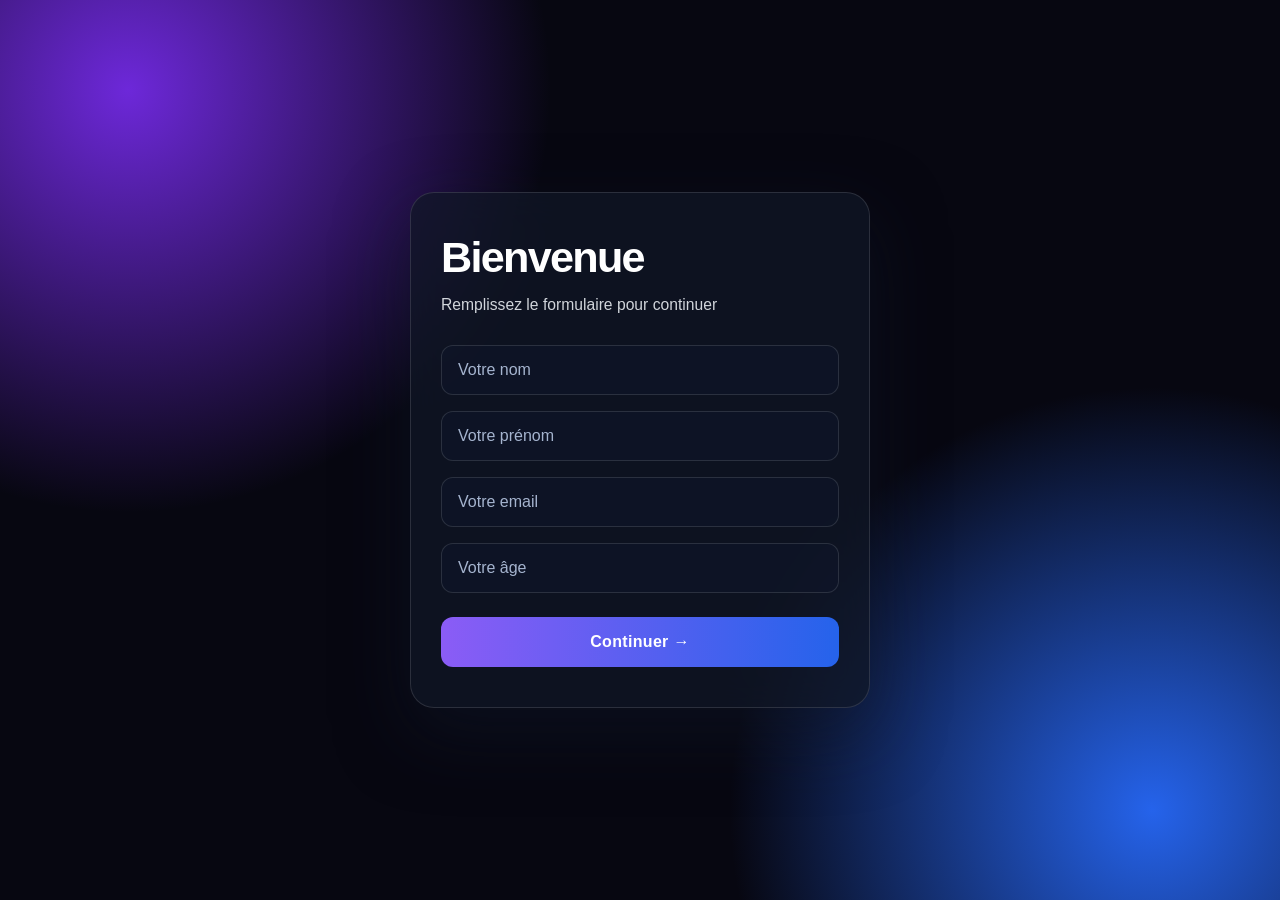
<file: index.html>
<!DOCTYPE html>
<html lang="fr">
<head>
    <meta charset="UTF-8">
    <meta name="viewport" content="width=device-width, initial-scale=1.0">
    <title>Inscription</title>
    <link rel="stylesheet" href="style.css">
</head>

<body>

    <div class="form-container">

        <h1>Bienvenue</h1>
        <p>Remplissez le formulaire pour continuer</p>

        <form id="formulaire">

            <input type="text" id="nom" placeholder="Votre nom" required>

            <input type="text" id="prenom" placeholder="Votre prénom" required>

            <input type="email" id="email" placeholder="Votre email" required>

            <input type="number" id="age" placeholder="Votre âge" required>

            <button type="submit">
                Continuer →
            </button>

        </form>

    </div>

    <script src="script.js"></script>

</body>
</html>
</file>
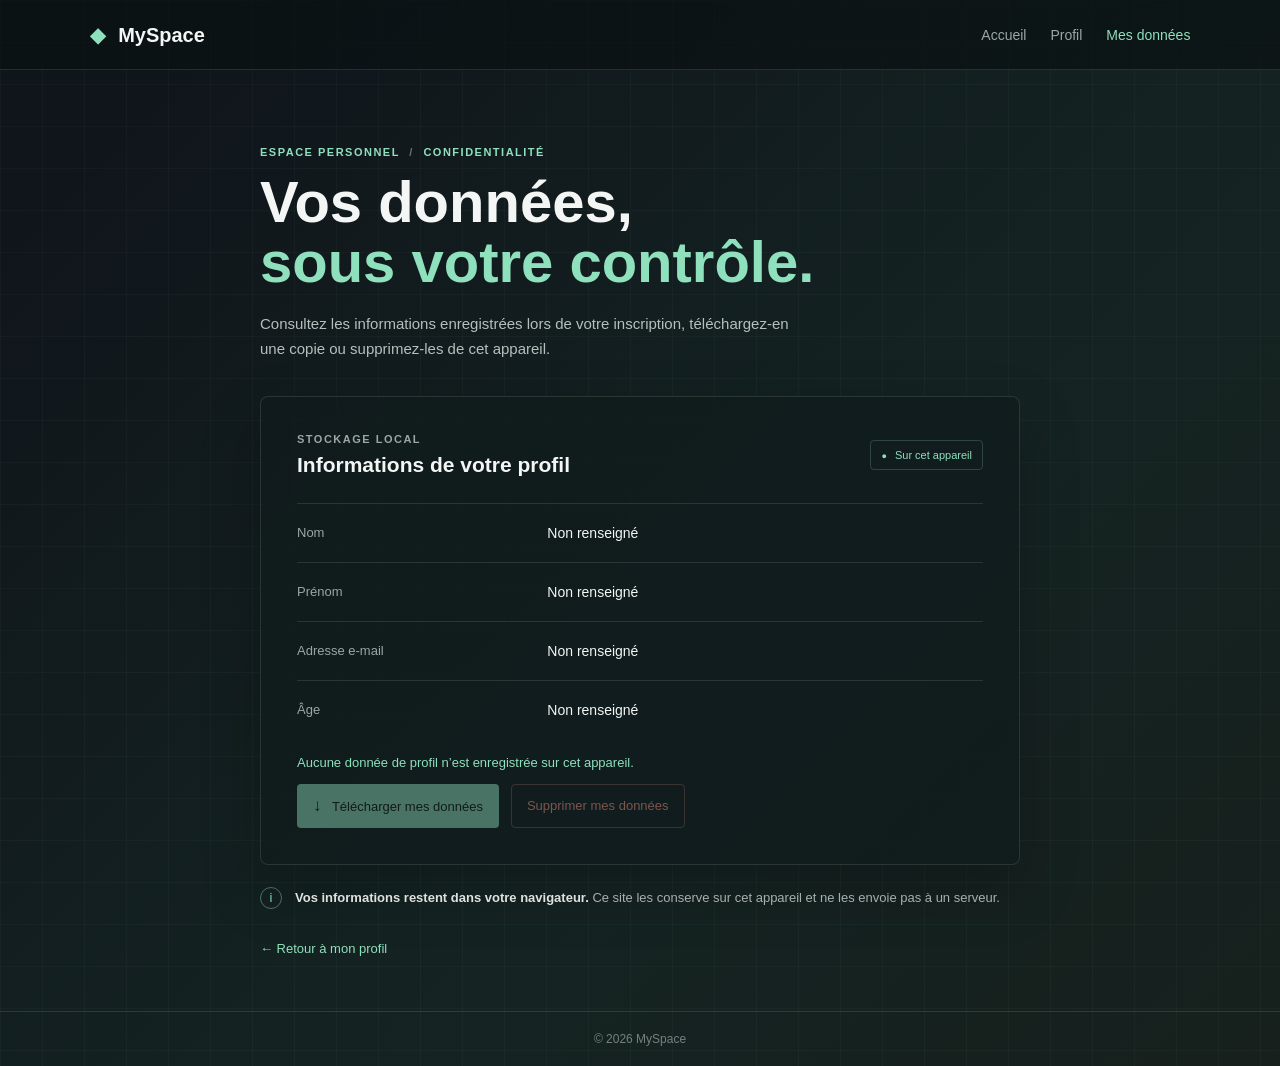
<file: confidentialite.html>
<!DOCTYPE html>
<html lang="fr">
<head>
    <meta charset="UTF-8">
    <meta name="viewport" content="width=device-width, initial-scale=1.0">
    <meta name="theme-color" content="#10151b">
    <title>Mes données | MySpace</title>
    <link rel="stylesheet" href="confidentialite.css">
</head>
<body>
    <header class="site-header">
        <a class="logo" href="index.html"><span aria-hidden="true">◆</span> MySpace</a>
        <nav aria-label="Navigation principale">
            <a href="index.html">Accueil</a>
            <a href="resultat.html">Profil</a>
            <a href="confidentialite.html" aria-current="page">Mes données</a>
        </nav>
    </header>

    <main class="privacy-main">
        <section class="page-intro">
            <p class="eyebrow">ESPACE PERSONNEL <span>/</span> CONFIDENTIALITÉ</p>
            <h1>Vos données,<br><span>sous votre contrôle.</span></h1>
            <p class="intro-copy">Consultez les informations enregistrées lors de votre inscription, téléchargez-en une copie ou supprimez-les de cet appareil.</p>
        </section>

        <section class="data-panel" aria-labelledby="data-title">
            <div class="panel-heading">
                <div>
                    <p class="eyebrow">STOCKAGE LOCAL</p>
                    <h2 id="data-title">Informations de votre profil</h2>
                </div>
                <span class="local-badge"><span aria-hidden="true">●</span> Sur cet appareil</span>
            </div>

            <dl class="data-list">
                <div class="data-row">
                    <dt>Nom</dt>
                    <dd id="data-nom">—</dd>
                </div>
                <div class="data-row">
                    <dt>Prénom</dt>
                    <dd id="data-prenom">—</dd>
                </div>
                <div class="data-row">
                    <dt>Adresse e-mail</dt>
                    <dd id="data-email">—</dd>
                </div>
                <div class="data-row">
                    <dt>Âge</dt>
                    <dd id="data-age">—</dd>
                </div>
            </dl>

            <p class="feedback" id="feedback" role="status" aria-live="polite"></p>

            <div class="actions">
                <button class="button button-export" id="export-button" type="button">
                    <span aria-hidden="true">↓</span> Télécharger mes données
                </button>
                <button class="button button-delete" id="delete-button" type="button">
                    Supprimer mes données
                </button>
            </div>
        </section>

        <aside class="privacy-note">
            <span class="note-mark" aria-hidden="true">i</span>
            <p><strong>Vos informations restent dans votre navigateur.</strong> Ce site les conserve sur cet appareil et ne les envoie pas à un serveur.</p>
        </aside>

        <a class="back-link" href="resultat.html">← Retour à mon profil</a>
    </main>

    <footer>© 2026 MySpace</footer>
    <script src="confidentialite.js"></script>
</body>
</html>
</file>
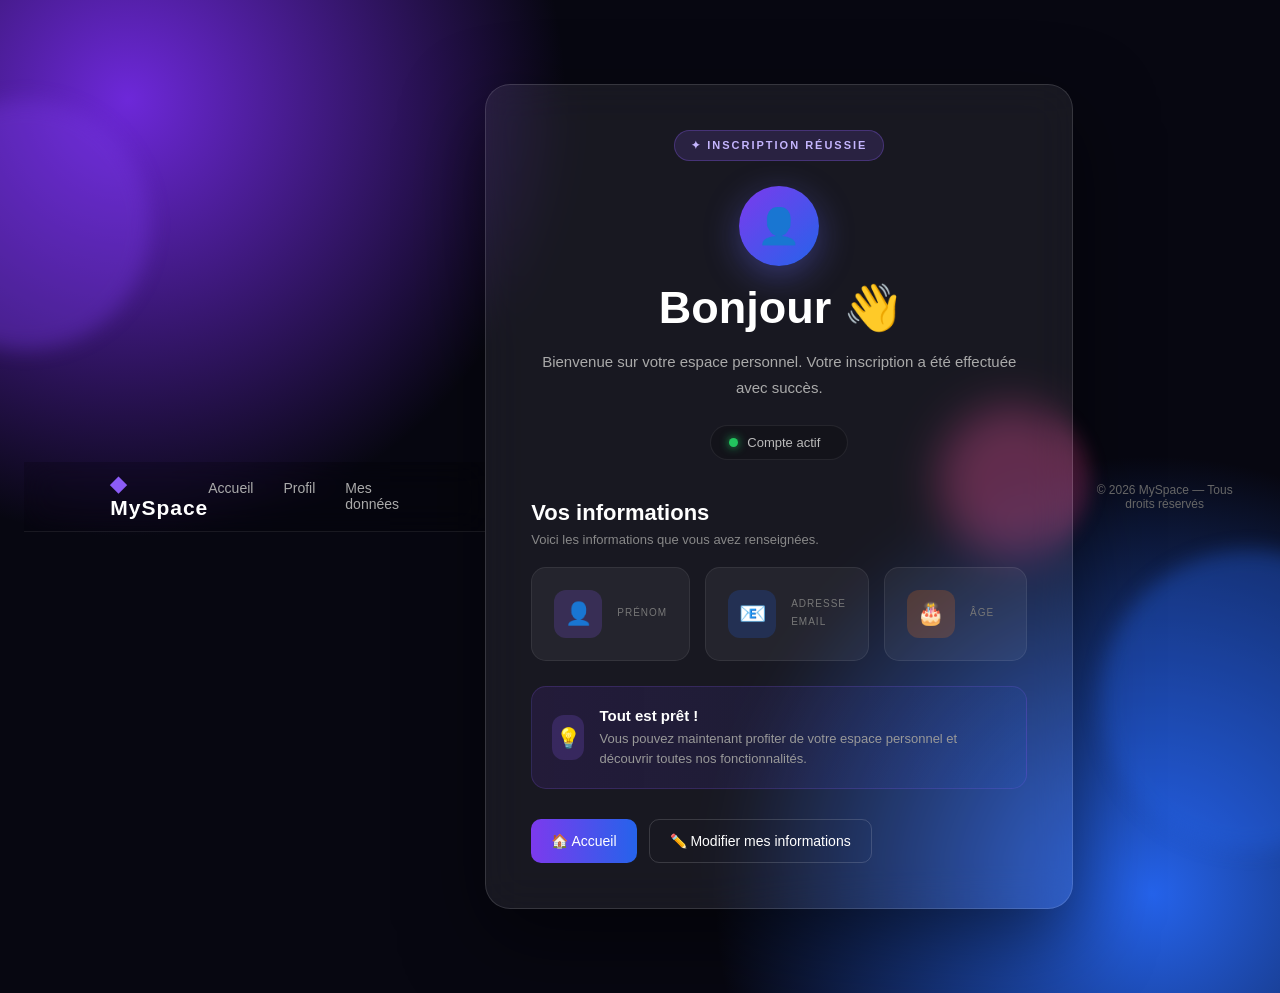
<file: resultat.html>
<!DOCTYPE html>
<html lang="fr">

<head>
    <meta charset="UTF-8">
    <meta name="viewport" content="width=device-width, initial-scale=1.0">

    <title>Mon Profil</title>

    <link rel="stylesheet" href="style.css">
</head>

<body class="result-page">

    <!-- Navbar -->
    <nav class="navbar">

        <div class="logo">
            <span>◆</span> MySpace
        </div>

        <div class="nav-links">
            <a href="index.html">Accueil</a>
            <a href="resultat.html">Profil</a>
            <a href="confidentialite.html">Mes données</a>
        </div>

    </nav>


    <!-- Background decorations -->
    <div class="circle circle1"></div>
    <div class="circle circle2"></div>
    <div class="circle circle3"></div>


    <!-- Main content -->
    <main class="result-container">

        <!-- Header -->
        <div class="welcome">

            <span class="badge">
                ✦ INSCRIPTION RÉUSSIE
            </span>

            <div class="profile-icon">
                👤
            </div>

            <h1>
                Bonjour <span id="nom"></span> 👋
            </h1>

            <p>
                Bienvenue sur votre espace personnel.
                Votre inscription a été effectuée avec succès.
            </p>

        </div>


        <!-- Status -->
        <div class="status">
            <span class="status-dot"></span>

            <span>
                Compte actif
            </span>

            <span id="date"></span>
        </div>


        <!-- Informations -->
        <div class="section-title">
            <h2>Vos informations</h2>

            <p>
                Voici les informations que vous avez renseignées.
            </p>
        </div>


        <div class="info-card">

            <!-- Prénom -->
            <div class="info">

                <div class="icon purple">
                    👤
                </div>

                <div class="info-content">

                    <small>PRÉNOM</small>

                    <h3 id="prenom"></h3>

                </div>

            </div>


            <!-- Email -->
            <div class="info">

                <div class="icon blue">
                    📧
                </div>

                <div class="info-content">

                    <small>ADRESSE EMAIL</small>

                    <h3 id="email"></h3>

                </div>

            </div>


            <!-- Age -->
            <div class="info">

                <div class="icon orange">
                    🎂
                </div>

                <div class="info-content">

                    <small>ÂGE</small>

                    <h3 id="age"></h3>

                </div>

            </div>

        </div>


        <!-- Message -->
        <div class="message-box">

            <div class="message-icon">
                💡
            </div>

            <div>

                <h3>Tout est prêt !</h3>

                <p>
                    Vous pouvez maintenant profiter de votre espace
                    personnel et découvrir toutes nos fonctionnalités.
                </p>

            </div>

        </div>


        <!-- Buttons -->
        <div class="buttons">

            <button class="home-button" onclick="accueil()">
                🏠 Accueil
            </button>

            <button class="back-button" onclick="retour()">
                ✏️ Modifier mes informations
            </button>

        </div>

    </main>


    <!-- Footer -->
    <footer>

        <p>
            © 2026 MySpace — Tous droits réservés
        </p>

    </footer>


    <script src="resultat.js"></script>

</body>

</html>
</file>
<file: style.css>
* {
    margin: 0;
    padding: 0;
    box-sizing: border-box;
}


/* =========================
   BODY
========================= */

body {

    font-family: "Segoe UI", Tahoma, Geneva, Verdana, sans-serif;

    min-height: 100vh;

    display: flex;

    align-items: center;

    justify-content: center;

    padding: 24px;

    color: white;

    background:
        radial-gradient(
            circle at 10% 10%,
            #6d28d9,
            transparent 30%
        ),

        radial-gradient(
            circle at 90% 90%,
            #2563eb,
            transparent 30%
        ),

        #070711;

    overflow-x: hidden;
}


.form-container {

    width: min(100%, 460px);

    padding: 40px 30px;

    background: rgba(17, 24, 39, 0.72);

    border: 1px solid rgba(255, 255, 255, 0.12);

    border-radius: 24px;

    backdrop-filter: blur(20px);

    box-shadow: 0 25px 70px rgba(15, 23, 42, 0.5);
}


.form-container h1 {

    font-size: clamp(2rem, 4vw, 2.7rem);

    margin-bottom: 10px;

    letter-spacing: -0.04em;
}


.form-container p {

    color: #d1d5db;

    font-size: 0.98rem;

    line-height: 1.6;
}


#formulaire {

    display: flex;

    flex-direction: column;

    gap: 16px;

    margin-top: 28px;
}


#formulaire input {

    width: 100%;

    padding: 15px 16px;

    border: 1px solid rgba(255, 255, 255, 0.12);

    border-radius: 12px;

    background: rgba(15, 23, 42, 0.5);

    color: #ffffff;

    font-size: 1rem;

    transition: border-color 0.25s ease, box-shadow 0.25s ease, transform 0.25s ease;
}


#formulaire input::placeholder {

    color: #a5b4cf;
}


#formulaire input:focus {

    outline: none;

    border-color: rgba(147, 51, 234, 0.9);

    box-shadow: 0 0 0 4px rgba(139, 92, 246, 0.2);
}


#formulaire button {

    margin-top: 8px;

    padding: 16px 20px;

    border: none;

    border-radius: 12px;

    background: linear-gradient(90deg, #8b5cf6, #2563eb);

    color: #fff;

    font-size: 1rem;

    font-weight: 700;

    letter-spacing: 0.02em;

    cursor: pointer;

    transition: transform 0.25s ease, box-shadow 0.25s ease;
}


#formulaire button:hover {

    transform: translateY(-2px);

    box-shadow: 0 15px 30px rgba(96, 165, 250, 0.3);
}


/* =========================
   NAVBAR
========================= */

.navbar {

    height: 70px;

    padding: 0 7%;

    display: flex;

    justify-content: space-between;

    align-items: center;

    border-bottom: 1px solid rgba(255,255,255,0.08);

    background: rgba(0,0,0,0.15);

    backdrop-filter: blur(15px);

    position: relative;

    z-index: 10;
}


.logo {

    font-size: 21px;

    font-weight: bold;

    letter-spacing: 1px;
}


.logo span {

    color: #8b5cf6;

    margin-right: 8px;
}


.nav-links {

    display: flex;

    gap: 30px;
}


.nav-links a {

    color: #aaa;

    text-decoration: none;

    font-size: 14px;

    transition: 0.3s;
}


.nav-links a:hover {

    color: white;
}


/* =========================
   MAIN
========================= */

.result-container {

    width: 850px;

    max-width: 90%;

    margin: 60px auto;

    padding: 45px;

    position: relative;

    z-index: 2;

    background: rgba(255,255,255,0.07);

    border: 1px solid rgba(255,255,255,0.13);

    border-radius: 25px;

    backdrop-filter: blur(20px);

    box-shadow:
        0 30px 80px rgba(0,0,0,0.5);
}


/* =========================
   WELCOME
========================= */

.welcome {

    text-align: center;
}


.badge {

    display: inline-block;

    padding: 8px 16px;

    border-radius: 30px;

    background: rgba(139,92,246,0.15);

    border: 1px solid rgba(139,92,246,0.3);

    color: #c4b5fd;

    font-size: 11px;

    font-weight: bold;

    letter-spacing: 2px;
}


/* =========================
   PROFILE ICON
========================= */

.profile-icon {

    width: 80px;

    height: 80px;

    margin: 25px auto 15px;

    display: flex;

    justify-content: center;

    align-items: center;

    font-size: 35px;

    border-radius: 50%;

    background:
        linear-gradient(
            135deg,
            #7c3aed,
            #2563eb
        );

    box-shadow:
        0 10px 35px rgba(99,102,241,0.4);
}


/* =========================
   TITLE
========================= */

.welcome h1 {

    font-size: 45px;

    margin-top: 10px;
}


.welcome h1 span {

    background:
        linear-gradient(
            90deg,
            #a78bfa,
            #60a5fa
        );

    -webkit-background-clip: text;

    color: transparent;
}


.welcome p {

    color: #aaa;

    max-width: 600px;

    margin: 15px auto;

    line-height: 1.7;

    font-size: 15px;
}


/* =========================
   STATUS
========================= */

.status {

    width: fit-content;

    margin: 25px auto;

    padding: 9px 18px;

    display: flex;

    align-items: center;

    gap: 9px;

    border-radius: 30px;

    background: rgba(0,0,0,0.2);

    border: 1px solid rgba(255,255,255,0.08);

    color: #bbb;

    font-size: 13px;
}


.status-dot {

    width: 9px;

    height: 9px;

    border-radius: 50%;

    background: #22c55e;

    box-shadow:
        0 0 10px #22c55e;
}


/* =========================
   SECTION TITLE
========================= */

.section-title {

    margin-top: 40px;

    margin-bottom: 20px;
}


.section-title h2 {

    font-size: 22px;

    margin-bottom: 6px;
}


.section-title p {

    color: #888;

    font-size: 13px;
}


/* =========================
   INFORMATION CARDS
========================= */

.info-card {

    display: grid;

    grid-template-columns:
        repeat(3, 1fr);

    gap: 15px;
}


.info {

    padding: 22px;

    display: flex;

    align-items: center;

    gap: 15px;

    background:
        rgba(255,255,255,0.05);

    border:
        1px solid rgba(255,255,255,0.08);

    border-radius: 15px;

    transition: 0.3s;
}


.info:hover {

    transform: translateY(-6px);

    background:
        rgba(255,255,255,0.09);

    border-color:
        rgba(139,92,246,0.4);

    box-shadow:
        0 15px 35px rgba(0,0,0,0.25);
}


/* icons */

.icon {

    min-width: 48px;

    height: 48px;

    display: flex;

    justify-content: center;

    align-items: center;

    border-radius: 12px;

    font-size: 22px;
}


.purple {

    background:
        rgba(139,92,246,0.2);
}


.blue {

    background:
        rgba(37,99,235,0.2);
}


.orange {

    background:
        rgba(249,115,22,0.2);
}


.info-content small {

    color: #777;

    font-size: 10px;

    letter-spacing: 1px;
}


.info-content h3 {

    margin-top: 6px;

    font-size: 15px;

    word-break: break-word;
}


/* =========================
   MESSAGE BOX
========================= */

.message-box {

    margin-top: 25px;

    padding: 20px;

    display: flex;

    gap: 15px;

    align-items: center;

    border-radius: 15px;

    background:
        linear-gradient(
            90deg,
            rgba(124,58,237,0.12),
            rgba(37,99,235,0.08)
        );

    border:
        1px solid rgba(139,92,246,0.2);
}


.message-icon {

    width: 45px;

    height: 45px;

    display: flex;

    justify-content: center;

    align-items: center;

    border-radius: 12px;

    background:
        rgba(139,92,246,0.2);

    font-size: 20px;
}


.message-box h3 {

    margin-bottom: 5px;

    font-size: 15px;
}


.message-box p {

    color: #999;

    font-size: 13px;

    line-height: 1.5;
}


/* =========================
   BUTTONS
========================= */

.buttons {

    display: flex;

    gap: 12px;

    margin-top: 30px;
}


.buttons button {

    padding: 13px 20px;

    border-radius: 10px;

    font-size: 14px;

    cursor: pointer;

    transition: 0.3s;
}


.home-button {

    border: none;

    color: white;

    background:
        linear-gradient(
            90deg,
            #7c3aed,
            #2563eb
        );
}


.home-button:hover {

    transform: translateY(-3px);

    box-shadow:
        0 10px 25px rgba(99,102,241,0.4);
}


.back-button {

    background: transparent;

    color: white;

    border:
        1px solid rgba(255,255,255,0.15);
}


.back-button:hover {

    background: white;

    color: black;
}


/* =========================
   BACKGROUND CIRCLES
========================= */

.circle {

    position: fixed;

    border-radius: 50%;

    filter: blur(10px);

    opacity: 0.35;

    z-index: 0;
}


.circle1 {

    width: 250px;

    height: 250px;

    background: #7c3aed;

    top: 100px;

    left: -100px;
}


.circle2 {

    width: 300px;

    height: 300px;

    background: #2563eb;

    bottom: 50px;

    right: -120px;
}


.circle3 {

    width: 150px;

    height: 150px;

    background: #ec4899;

    top: 45%;

    right: 15%;
}


/* =========================
   FOOTER
========================= */

footer {

    position: relative;

    z-index: 2;

    text-align: center;

    padding: 20px;

    color: #666;

    font-size: 12px;
}


/* =========================
   RESPONSIVE
========================= */

@media (max-width: 750px) {

    .nav-links {

        display: none;
    }


    .result-container {

        padding: 30px 20px;

        margin: 30px auto;
    }


    .welcome h1 {

        font-size: 32px;
    }


    .info-card {

        grid-template-columns: 1fr;
    }


    .buttons {

        flex-direction: column;
    }


    .buttons button {

        width: 100%;
    }
}


@media (max-width: 480px) {

    body {

        padding: 18px;
    }


    .form-container {

        padding: 28px 20px;

        border-radius: 18px;
    }


    #formulaire input,
    #formulaire button {

        font-size: 0.96rem;
    }
}
</file>
<file: confidentialite.css>
:root {
    color-scheme: dark;
    --ink: #f3f6f4;
    --muted: #9ba7a4;
    --line: rgba(222, 240, 231, 0.12);
    --panel: rgba(17, 28, 29, 0.82);
    --mint: #8fe0bd;
    --coral: #ff9b87;
}

* {
    box-sizing: border-box;
}

body {
    min-height: 100vh;
    margin: 0;
    color: var(--ink);
    font-family: Arial, sans-serif;
    background-color: #10151b;
    background-image:
        linear-gradient(rgba(161, 211, 186, 0.035) 1px, transparent 1px),
        linear-gradient(90deg, rgba(161, 211, 186, 0.035) 1px, transparent 1px),
        linear-gradient(135deg, #10151b 10%, #142322 58%, #17201d);
    background-size: 42px 42px, 42px 42px, auto;
}

a {
    color: inherit;
}

.site-header {
    min-height: 70px;
    padding: 0 clamp(20px, 7vw, 100px);
    display: flex;
    justify-content: space-between;
    align-items: center;
    gap: 24px;
    border-bottom: 1px solid var(--line);
    background: rgba(11, 17, 19, 0.72);
}

.logo {
    color: var(--ink);
    font-size: 20px;
    font-weight: 700;
    text-decoration: none;
}

.logo span {
    margin-right: 8px;
    color: var(--mint);
}

.site-header nav {
    display: flex;
    flex-wrap: wrap;
    gap: 24px;
}

.site-header nav a {
    color: var(--muted);
    font-size: 14px;
    text-decoration: none;
}

.site-header nav a:hover,
.site-header nav a[aria-current="page"] {
    color: var(--mint);
}

.privacy-main {
    width: min(760px, calc(100% - 40px));
    margin: 0 auto;
    padding: 76px 0 54px;
}

.page-intro {
    margin-bottom: 34px;
    animation: rise-in 500ms ease-out both;
}

.eyebrow {
    margin: 0 0 14px;
    color: var(--mint);
    font-size: 11px;
    font-weight: 700;
    letter-spacing: 1.5px;
}

.eyebrow span {
    padding: 0 5px;
    color: #657570;
}

h1 {
    margin: 0;
    font-size: clamp(38px, 8vw, 58px);
    line-height: 1.04;
}

h1 span {
    color: var(--mint);
}

.intro-copy {
    max-width: 540px;
    margin: 18px 0 0;
    color: #b5c0bc;
    font-size: 15px;
    line-height: 1.7;
}

.data-panel {
    padding: clamp(22px, 5vw, 36px);
    border: 1px solid var(--line);
    border-radius: 8px;
    background: var(--panel);
    box-shadow: 0 24px 60px rgba(0, 0, 0, 0.22);
    animation: rise-in 600ms 80ms ease-out both;
}

.panel-heading {
    display: flex;
    justify-content: space-between;
    align-items: center;
    gap: 20px;
}

.panel-heading .eyebrow {
    margin-bottom: 8px;
    color: #9ba7a4;
}

h2 {
    margin: 0;
    font-size: 21px;
}

.local-badge {
    flex: 0 0 auto;
    padding: 8px 10px;
    border: 1px solid rgba(143, 224, 189, 0.22);
    border-radius: 4px;
    color: var(--mint);
    font-size: 11px;
}

.local-badge span {
    margin-right: 5px;
    font-size: 9px;
}

.data-list {
    margin: 26px 0 0;
}

.data-row {
    min-height: 59px;
    display: grid;
    grid-template-columns: minmax(110px, 0.8fr) minmax(0, 1.5fr);
    align-items: center;
    gap: 18px;
    border-top: 1px solid var(--line);
}

.data-row dt {
    color: var(--muted);
    font-size: 13px;
}

.data-row dd {
    margin: 0;
    overflow-wrap: anywhere;
    font-size: 14px;
}

.feedback {
    min-height: 21px;
    margin: 16px 0 0;
    color: var(--mint);
    font-size: 13px;
}

.actions {
    display: flex;
    flex-wrap: wrap;
    gap: 12px;
    margin-top: 8px;
}

.button {
    min-height: 44px;
    padding: 0 15px;
    border: 1px solid transparent;
    border-radius: 4px;
    font: inherit;
    font-size: 13px;
    cursor: pointer;
    transition: background-color 160ms ease, border-color 160ms ease, transform 160ms ease;
}

.button:hover:not(:disabled) {
    transform: translateY(-1px);
}

.button:focus-visible,
a:focus-visible {
    outline: 2px solid var(--mint);
    outline-offset: 3px;
}

.button:disabled {
    cursor: not-allowed;
    opacity: 0.45;
}

.button-export {
    color: #101916;
    background: var(--mint);
}

.button-export:hover:not(:disabled) {
    background: #b0f0d1;
}

.button-export span {
    margin-right: 7px;
    font-size: 17px;
}

.button-delete {
    border-color: rgba(255, 155, 135, 0.4);
    color: var(--coral);
    background: transparent;
}

.button-delete:hover:not(:disabled) {
    background: rgba(255, 155, 135, 0.08);
}

.privacy-note {
    display: flex;
    align-items: flex-start;
    gap: 13px;
    margin-top: 22px;
    color: #b5c0bc;
}

.note-mark {
    width: 22px;
    height: 22px;
    flex: 0 0 auto;
    display: grid;
    place-items: center;
    border: 1px solid rgba(143, 224, 189, 0.45);
    border-radius: 50%;
    color: var(--mint);
    font-size: 13px;
}

.privacy-note p {
    margin: 1px 0 0;
    font-size: 13px;
    line-height: 1.6;
}

.privacy-note strong {
    color: var(--ink);
}

.back-link {
    display: inline-block;
    margin-top: 32px;
    color: var(--mint);
    font-size: 13px;
    text-decoration: none;
}

.back-link:hover {
    text-decoration: underline;
}

footer {
    padding: 20px;
    border-top: 1px solid var(--line);
    color: #75817d;
    font-size: 12px;
    text-align: center;
}

@keyframes rise-in {
    from {
        opacity: 0;
        transform: translateY(10px);
    }
    to {
        opacity: 1;
        transform: translateY(0);
    }
}

@media (max-width: 560px) {
    .site-header {
        padding: 16px 20px;
        align-items: flex-start;
        flex-direction: column;
        gap: 14px;
    }

    .site-header nav {
        gap: 18px;
    }

    .privacy-main {
        padding-top: 52px;
    }

    .panel-heading {
        align-items: flex-start;
        flex-direction: column;
    }

    .data-row {
        grid-template-columns: 1fr;
        gap: 4px;
        padding: 12px 0;
    }

    .actions {
        flex-direction: column;
    }

    .button {
        width: 100%;
    }
}

@media (prefers-reduced-motion: reduce) {
    *,
    *::before,
    *::after {
        animation-duration: 0.01ms !important;
        animation-iteration-count: 1 !important;
        scroll-behavior: auto !important;
        transition-duration: 0.01ms !important;
    }
}
</file>
